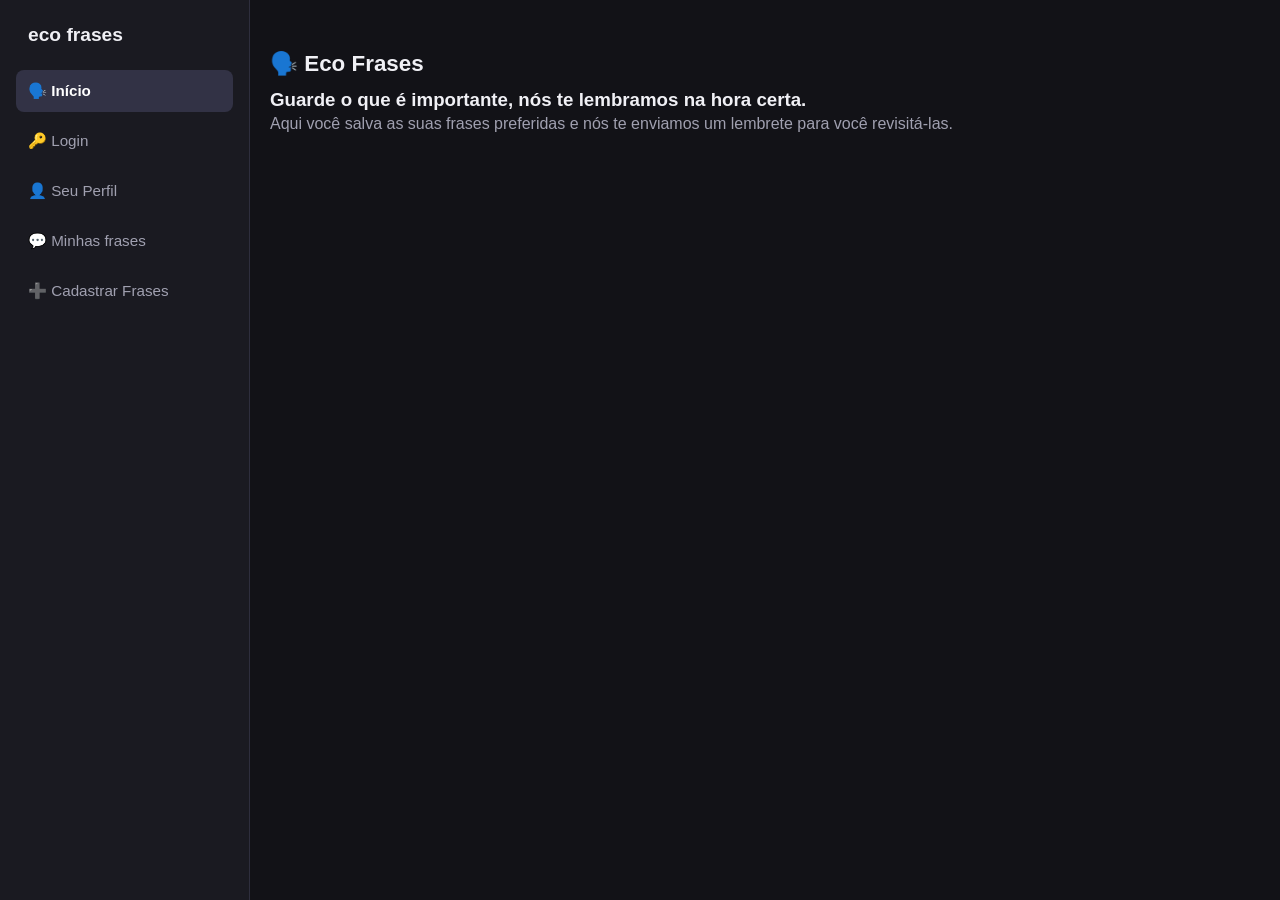
<file: Projetos/eco/eco-phrase-front/html/index.html>
<!DOCTYPE html>
<html lang="pt-BR">

<head>
    <meta charset="UTF-8">
    <meta name="viewport" content="width=device-width, initial-scale=1.0">

    <title>eco</title>

    <link rel="stylesheet" href="../css/style.css">
</head>

<body>

    <div class="app-container">

        <!-- Sidebar -->
        <aside class="sidebar">

            <div class="sidebar-header">
                eco frases
            </div>

            <nav>
                <ul class="nav-list">
                    <li>
                        <a href="index.html" class="nav-link active">
                            🗣️ Início
                        </a>
                    </li>

                    <li>
                        <a href="login.html" class="nav-link">
                            🔑 Login
                        </a>
                    </li>

                    <li>
                        <a href="perfil.html" class="nav-link">
                            👤 Seu Perfil
                        </a>
                    </li>

                    <li>
                        <a href="minhas-frases.html" class="nav-link">
                            💬 Minhas frases
                        </a>
                    </li>

                    <li>
                        <a href="cadastrar-frase.html" class="nav-link">
                            ➕ Cadastrar Frases
                        </a>
                    </li>
                </ul>
            </nav>

        </aside>

        <!-- Conteúdo Principal -->
        <main class="main-content">

            <h2>🗣️ Eco Frases</h2>

            <h3>
                Guarde o que é importante, nós te lembramos na hora certa.
            </h3>

            <p>
                Aqui você salva as suas frases preferidas e nós te enviamos
                um lembrete para você revisitá-las.
            </p>

            <!-- Frases para revisão -->
            <section id="review-section" class="review-section" style="display: none;">

                <h3>Frases prontas para revisão</h3>
                <br>

                <div id="phrases-container">
                    <!-- As frases serão inseridas pelo JavaScript -->
                </div>

            </section>

        </main>

    </div>

    <script src="../js/config.js"></script>
    <script src="../js/frases.js"></script>
    <script src="../js/index.js"></script>

</body>

</html>
</file>
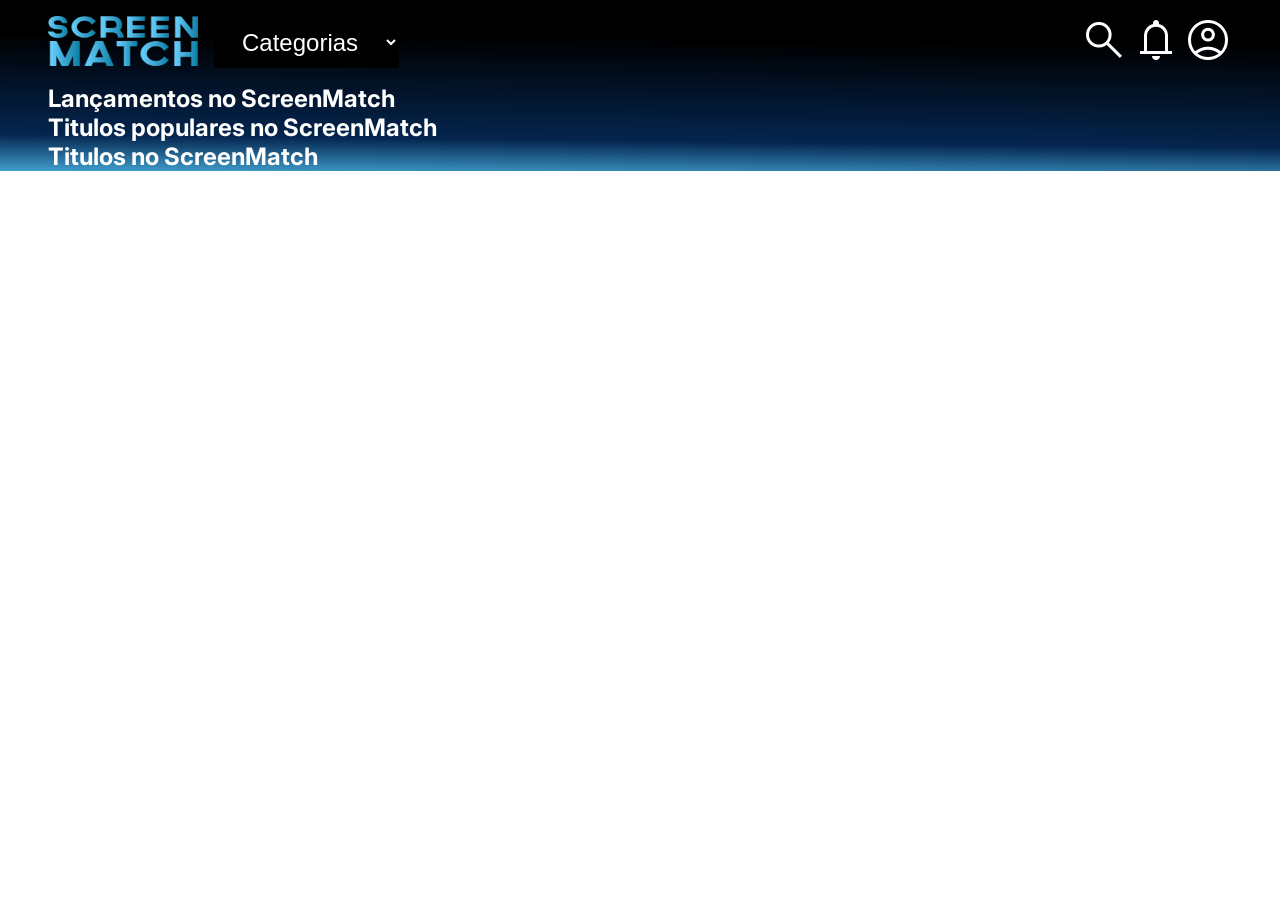
<file: Estudos/Alura/2.formacao-java-web/3.1.java-criando-primeira-api-conectando-front/java-web-front-main/index.html>
<!DOCTYPE html>
<html lang="pt-br">

<head>
    <meta charset="UTF-8">
    <meta name="viewport" content="width=device-width, initial-scale=1.0">
    <link rel="stylesheet"
        href="https://fonts.googleapis.com/css2?family=Material+Symbols+Outlined:opsz,wght,FILL,GRAD@48,400,0,0" />
    <link rel="preconnect" href="https://fonts.googleapis.com">
    <link rel="preconnect" href="https://fonts.gstatic.com" crossorigin>
    <link href="https://fonts.googleapis.com/css2?family=Inter:wght@400;700&display=swap" rel="stylesheet">
    <link rel="stylesheet" href="styles.css">
    <link rel="stylesheet" href="css/home.css">
    <title>Screenmatch</title>
</head>

<body>
    <header class="cabecalho">
        <div class="cabecalho__logo">
            <img src="./img/logo.png" alt="Logo ScreenMatch">
            <h1>Screen match</h1>
            <select data-categorias>
                <option value="todos">Categorias</option>
                <option value="comédia">Comédia</option>
                <option value="ação">Ação</option>
                <option value="crime">Crime</option>
                <option value="drama">Drama</option>
                <option value="aventura">Aventura</option>
            </select>
        </div>

        <div class="cabecalho__opcoes">
            <span class="material-symbols-outlined">
                search
            </span>

            <span class="material-symbols-outlined">
                notifications
            </span>

            <span class="material-symbols-outlined">
                account_circle
            </span>
        </div>
    </header>

    <main>
        <section data-name="lancamentos" class="section">
            <h2>
                Lançamentos no ScreenMatch
            </h2>


        </section>

        <section data-name="top5" class="section">
            <h2>
                Titulos populares no ScreenMatch
            </h2>

        </section>

        <section data-name="series" class="section">
            <h2>
                Titulos no ScreenMatch
            </h2>
        </section>

        <section data-name="categoria" class="hidden pesquisa">
            <h2>Titulos no ScreenMatch</h2>
        </section>
    </main>
    <script src="./scripts/index.js" type="module"></script>
</body>

</html>
</file>
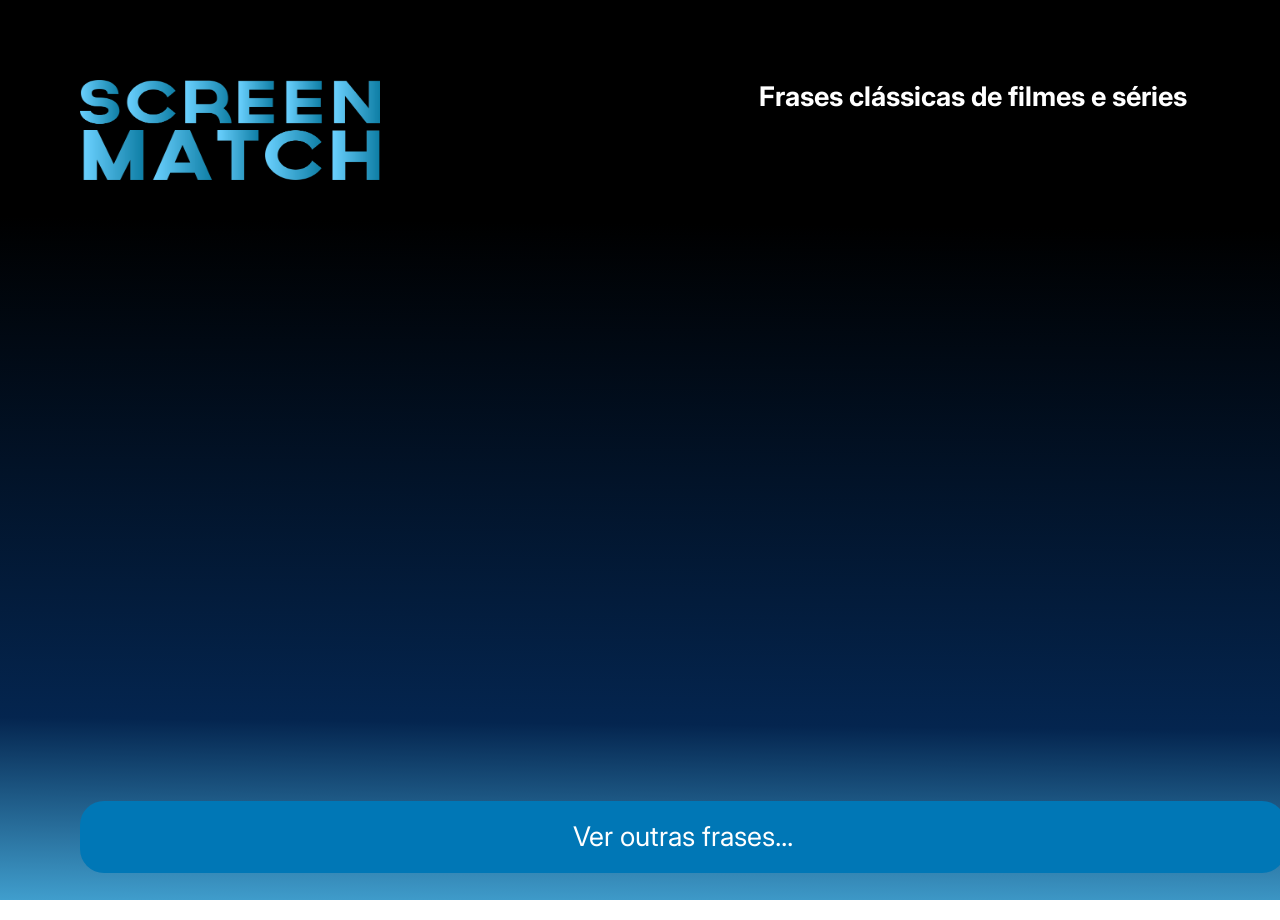
<file: Estudos/Alura/2.formacao-java-web/3.1.java-criando-primeira-api-conectando-front/java-desafio-front-main/3356-java-desafio-front-main/index.html>
<!DOCTYPE html>
<html lang="pt-br">
<head>
  <meta charset="UTF-8">
  <meta name="viewport" content="width=device-width, initial-scale=1.0">
  <link rel="stylesheet" href="https://fonts.googleapis.com/css2?family=Material+Symbols+Outlined:opsz,wght,FILL,GRAD@48,400,0,0" />
  <link rel="preconnect" href="https://fonts.googleapis.com">
  <link rel="preconnect" href="https://fonts.gstatic.com" crossorigin>
  <link href="https://fonts.googleapis.com/css2?family=Inter:wght@400;700&display=swap" rel="stylesheet">
  <link rel="stylesheet" href="style.css">
  <title>ScreenMatch - Frases famosas de séries</title>
</head>
<body>
  <header class="cabecalho">
    <div class="cabecalho__logo">
      <img src="./img/logo.png" alt="Logo ScreenMatch">
    </div>  
    <div class="cabecalho__opcoes">
      <h1>Frases clássicas de filmes e séries</h1>
  </header>
  <main class="ficha">
      <h1 class="title">Frases imperdíveis de séries...</h1>
      <div class="ficha-descricao" id="ficha-descricao">
        <!-- As informações serão inseridas aqui -->        
      </div>
      <div class="btn-sortear">Ver outras frases...</div>
  </main>
  <script src="./scripts/index.js" type="module"></script>  
</body>
</html>
</file>
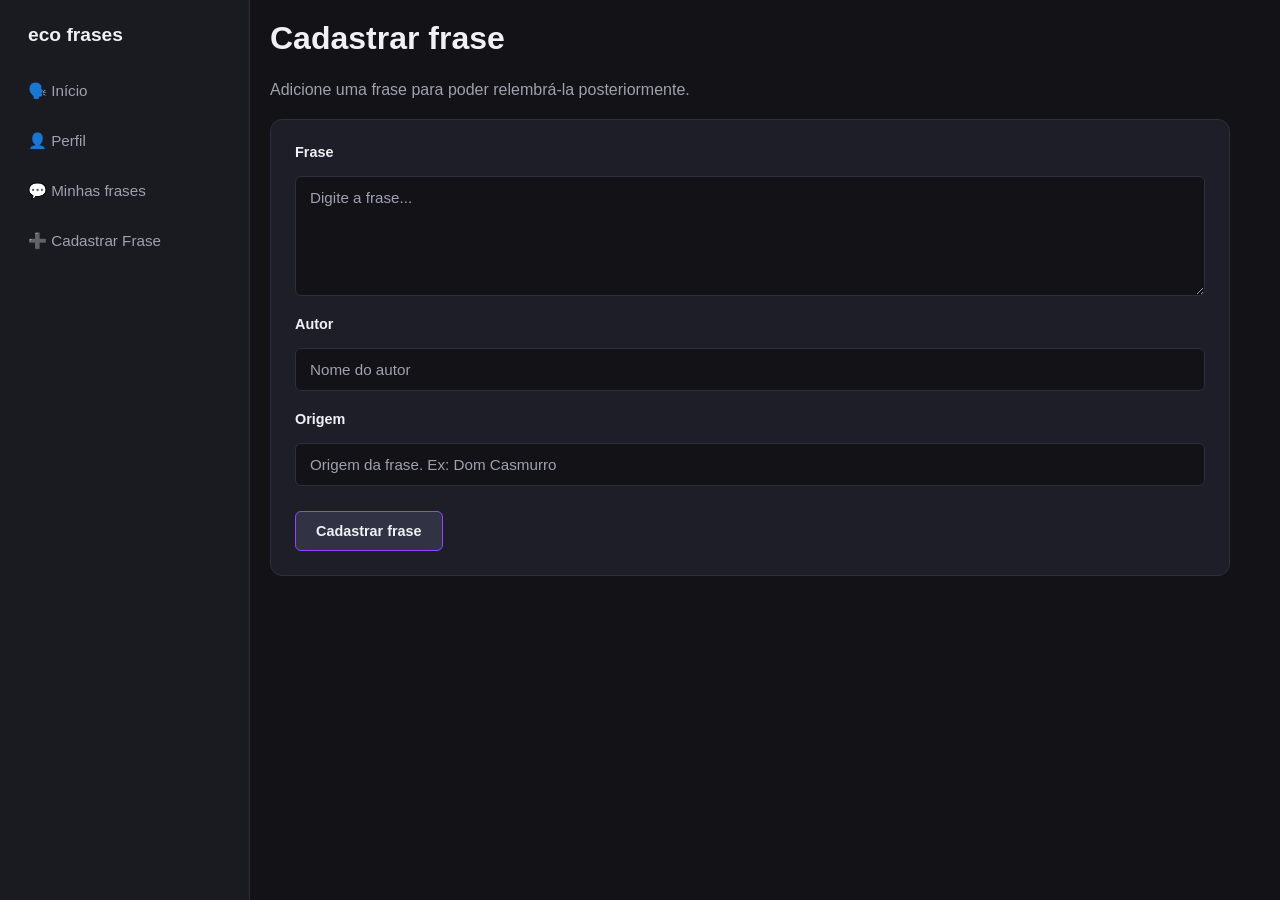
<file: Projetos/eco/eco-phrase-front/html/cadastrar-frase.html>
<!DOCTYPE html>
<html lang="pt-BR">

<head>
    <meta charset="UTF-8">
    <meta name="viewport" content="width=device-width, initial-scale=1.0">

    <title>Cadastrar frase</title>

    <link rel="stylesheet" href="../css/style.css">
</head>

<body>

<div class="app-container">

    <aside class="sidebar">

        <div class="sidebar-header">
            eco frases
        </div>

        <nav>
            <ul class="nav-list">

                <li>
                    <a href="index.html" class="nav-link">
                        🗣️ Início
                    </a>
                </li>

                <li>
                    <a href="perfil.html" class="nav-link">
                        👤 Perfil
                    </a>
                </li>

                <li>
                    <a href="minhas-frases.html" class="nav-link">
                        💬 Minhas frases
                    </a>
                </li>

                <li>
                    <a href="cadastrar-frase.html" class="nav-link">
                        ➕ Cadastrar Frase
                    </a>
                </li>

            </ul>
        </nav>

    </aside>


    <main class="main-content">

        <h1>Cadastrar frase</h1>

        <p>
            Adicione uma frase para poder relembrá-la posteriormente.
        </p>


        <div class="card-phrase">

            <form id="phrase-form">

                <div class="form-group">

                    <label for="text">
                        Frase
                    </label>

                    <textarea
                        id="text"
                        name="text"
                        rows="5"
                        placeholder="Digite a frase..."
                        required
                    ></textarea>

                </div>


                <div class="form-group">

                    <label for="author">
                        Autor
                    </label>

                    <input
                        type="text"
                        id="author"
                        name="author"
                        placeholder="Nome do autor"
                        required
                    >

                </div>


                <div class="form-group">

                    <label for="origin">
                        Origem
                    </label>

                    <input
                        type="text"
                        id="origin"
                        name="origin"
                        placeholder="Origem da frase. Ex: Dom Casmurro"
                    >

                </div>


                <button
                    type="submit"
                    class="btn-interval btn-submit"
                >
                    Cadastrar frase
                </button>

            </form>

        </div>


        <div
            id="success-message"
            class="alert-banner"
            style="display: none;"
        >
            Frase cadastrada com sucesso!
        </div>


        <div
            id="error-message"
            class="alert-banner"
            style="display: none;"
        >
            Não foi possível cadastrar a frase.
        </div>

    </main>

</div>


<script src="../js/config.js"></script>
<script src="../js/cadastrar-frase.js"></script>

</body>

</html>
</file>
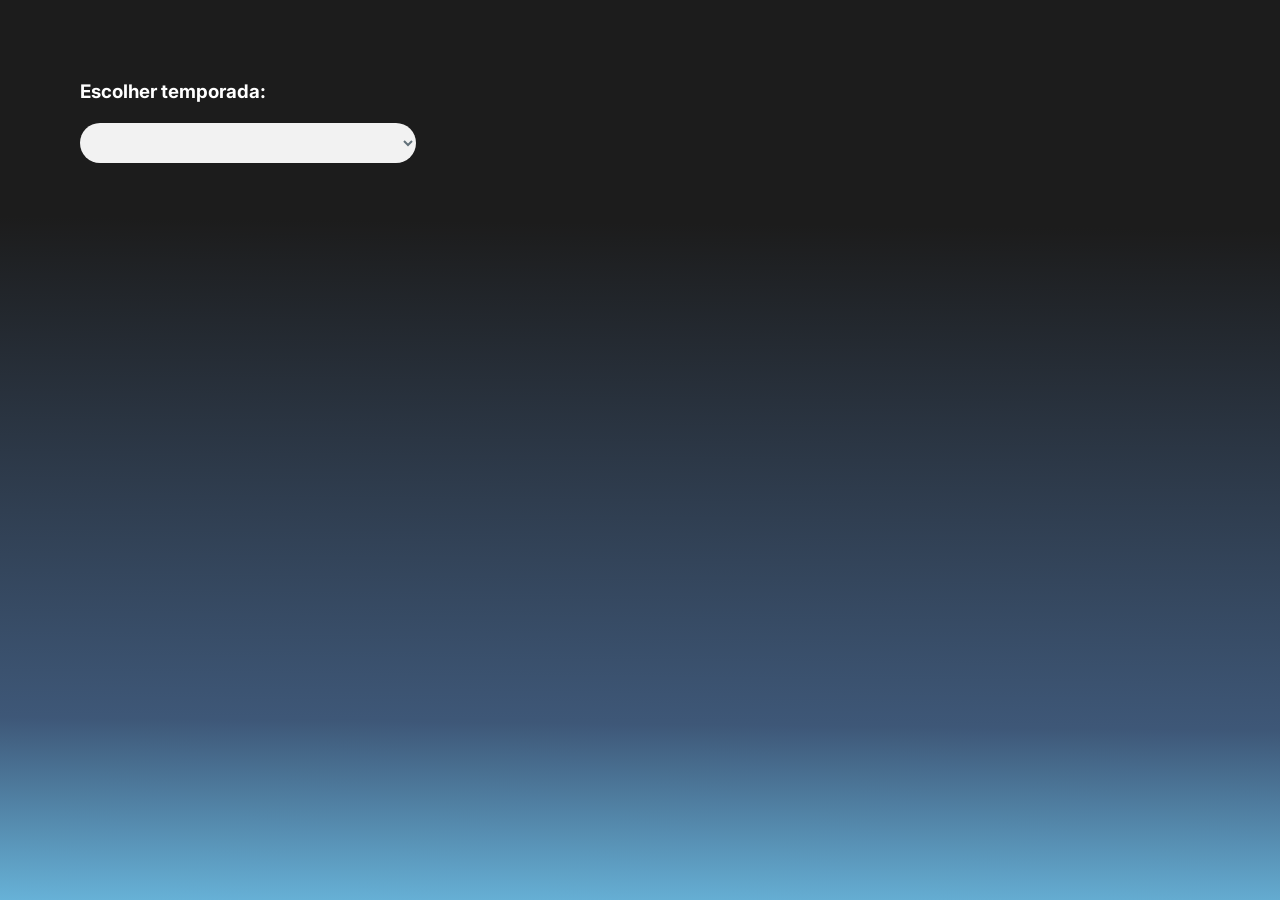
<file: Estudos/Alura/2.formacao-java-web/3.1.java-criando-primeira-api-conectando-front/java-web-front-main/detalhes.html>
<!DOCTYPE html>
<html lang="pt-br">

<head>
    <meta charset="UTF-8">
    <meta name="viewport" content="width=device-width, initial-scale=1.0">
    <link rel="stylesheet"
        href="https://fonts.googleapis.com/css2?family=Material+Symbols+Outlined:opsz,wght,FILL,GRAD@48,400,0,0" />
    <link rel="preconnect" href="https://fonts.googleapis.com">
    <link rel="preconnect" href="https://fonts.gstatic.com" crossorigin>
    <link href="https://fonts.googleapis.com/css2?family=Inter:wght@400;700&display=swap" rel="stylesheet">
    <link rel="stylesheet" href="styles.css">
    <link rel="stylesheet" href="css/detalhes.css">

    <title>Screenmatch</title>
</head>

<body>
    <main class="ficha">
        <div class="ficha-descricao" id="ficha-descricao">
            <!-- As informações serão inseridas aqui -->



        </div>

        <div class="ficha-temporada">
            <h3>Escolher temporada:</h3>
            <br>
            <select id="temporadas-select" class="dropdown-select">
                <!-- As opções serão adicionadas aqui -->
            </select>
        </div>
        <br>
        <div class="episodios" id="temporadas-episodios">
            <!-- As informações serão inseridas aqui -->
        </div>


    </main>

    <script src="./scripts/series.js" type="module"></script>
</body>

</html>
</file>
<file: Projetos/eco/eco-phrase-front/css/style.css>
/* css/style.css */

:root {
    --bg-dark: #121217;
    --sidebar-bg: #1a1a21;
    --sidebar-hover: #262633;
    --sidebar-active: #323245;
    --card-bg: #1e1e28;
    --text-primary: #f0f0f5;
    --text-secondary: #a0a0b0;
    --accent-purple: #9146ff;
    --accent-purple-hover: #772ce8;
    --banner-bg: #323318;
    --banner-border: #4d4f20;
    --banner-text: #e1e378;
    --border-color: #2e2e3d;
}

* {
    margin: 0;
    padding: 0;
    box-sizing: border-box;
    font-family: 'Segoe UI', Tahoma, Geneva, Verdana, sans-serif;
}

body {
    background-color: var(--bg-dark);
    color: var(--text-primary);
    display: flex;
    min-height: 100vh;
}

/* Layout Principal */
.app-container {
    display: flex;
    width: 100%;
}

/* Menu Lateral */
.sidebar {
    width: 250px;
    background-color: var(--sidebar-bg);
    border-right: 1px solid var(--border-color);
    padding: 24px 16px;
    display: flex;
    flex-direction: column;
    gap: 24px;

    position: fixed;
    left: 0;
    top: 0;
    height: 100vh;
}

.sidebar-header {
    font-size: 1.2rem;
    font-weight: bold;
    padding: 0 12px;
    color: var(--text-primary);
}

.nav-list {
    list-style: none;
    display: flex;
    flex-direction: column;
    gap: 8px;
}

.nav-link {
    display: flex;
    align-items: center;
    gap: 12px;
    padding: 12px;
    color: var(--text-secondary);
    text-decoration: none;
    border-radius: 8px;
    font-size: 0.95rem;
    transition: background 0.2s, color 0.2s;
}

.nav-link:hover {
    background-color: var(--sidebar-hover);
    color: var(--text-primary);
}

.nav-link.active {
    background-color: var(--sidebar-active);
    color: #ffffff;
    font-weight: 600;
}

/* Área de Conteúdo */
.main-content {
    margin-left: 250px;
    flex: 1;
    padding: 20px;
    max-width: 1000px;
}

/* Elementos de Interface */
h1 {
    font-size: 2rem;
    margin-bottom: 20px;
}

h2 {
    font-size: 1.4rem;
    margin-top: 30px;
    margin-bottom: 12px;
}

p {
    color: var(--text-secondary);
    line-height: 1.6;
    margin-bottom: 16px;
}

/* Alerta estilo Banner da Imagem */
.alert-banner {
    background-color: var(--banner-bg);
    border: 1px solid var(--banner-border);
    color: var(--banner-text);
    padding: 16px 20px;
    border-radius: 8px;
    margin-bottom: 24px;
    font-size: 0.95rem;
}

/* Cards e Formulários */
.card {
    background-color: var(--card-bg);
    border: 1px solid var(--border-color);
    border-radius: 12px;
    padding: 24px;
    margin-bottom: 20px;
}

.card-login {
    background-color: var(--card-bg);
    border: 1px solid var(--border-color);
    border-radius: 12px;
    padding: 24px;
    margin-bottom: 20px;
}

.form-group {
    display: flex;
    flex-direction: column;
    gap: 8px;
    margin-bottom: 20px;
}

label {
    font-size: 0.9rem;
    color: var(--text-secondary);
}

input {
    background-color: var(--bg-dark);
    border: 1px solid var(--border-color);
    padding: 12px 16px;
    border-radius: 6px;
    color: var(--text-primary);
    outline: none;
    font-size: 1rem;
}

input:focus {
    border-color: var(--accent-purple);
}

.btn-primary {
    background-color: var(--accent-purple);
    color: #ffffff;
    border: none;
    padding: 12px 20px;
    border-radius: 6px;
    font-weight: 600;
    cursor: pointer;
    font-size: 1rem;
    transition: background 0.2s;
    width: 85%;
    
    /* Regras adicionadas para centralizar o logo e o texto */
    display: inline-flex;
    align-items: center;     /* Centraliza verticalmente */
    justify-content: center;/* Centraliza horizontalmente */
    gap: 10px;               /* Espaço entre a imagem e o texto */
    text-decoration: none;   /* Garante que o link não fique sublinhado */
}

.btn-primary-login {
    background-color: var(--card-bg);
    color: #ffffff;
    border: none;
    padding: 12px 20px;
    border-radius: 6px;
    font-weight: 600;
    cursor: pointer;
    font-size: 1rem;
    transition: background 0.2s;
    width: 90%;
    
    /* Regras adicionadas para centralizar o logo e o texto */
    display: inline-flex;
    align-items: center;     /* Centraliza verticalmente */
    justify-content: center;/* Centraliza horizontalmente */
    gap: 10px;               /* Espaço entre a imagem e o texto */
    text-decoration: none;   /* Garante que o link não fique sublinhado */
}


.btn-primary:hover {
    background-color: var(--accent-purple-hover);
}

.btn-primary-login:hover {
    background-color: var(--sidebar-active);
}

/*********************************** Perfil ***********************************/
.profile-header {
    display: flex;
    align-items: center;
    gap: 20px;
    margin-bottom: 24px;
}

.profile-avatar {
    width: 80px;
    height: 80px;
    border-radius: 50%;
    background-color: var(--accent-purple);
    display: flex;
    align-items: center;
    justify-content: center;
    font-size: 2rem;
    font-weight: bold;
}


/*********************************** Frase Card ***********************************/


.card-phrase {
    background-color: var(--card-bg);
    border: 1px solid var(--border-color);
    border-radius: 12px;
    padding: 24px;
    margin-bottom: 20px;
}

.phrase-text {
    font-size: 1.2rem;
    line-height: 1.6;
    color: var(--text-primary);
    margin-bottom: 16px;
}

.phrase-author {
    font-size: 0.95rem;
    color: var(--text-secondary);
    margin-bottom: 4px;
}

.phrase-origin {
    font-size: 0.85rem;
    color: var(--text-secondary);
    margin-bottom: 24px;
}

.phrase-actions {
    display: flex;
    justify-content: space-between;
    align-items: flex-end;
}

.phrase-label {
    display: block;
    color: var(--text-secondary);
    font-size: 0.85rem;
}

.interval-buttons {
    display: flex;
    gap: 10px;
}

.btn-interval {
    background-color: var(--bg-dark);
    color: var(--text-primary);
    border: 1px solid var(--border-color);
    padding: 9px 16px;
    border-radius: 6px;
    font-size: 0.9rem;
    font-weight: 600;
    cursor: pointer;
    transition: background 0.2s, border-color 0.2s;
}

.btn-interval:hover {
    background-color: var(--sidebar-active);
    border-color: var(--accent-purple);
}

.review-left {
    display: flex;
    flex-direction: column;
    gap: 15px;
}

.next-review-date {
    padding: 10px 16px;
    border: 1px solid rgba(230, 126, 34, 0.35);
    border-radius: 6px;

    color: #e0a15a;
    background-color: rgba(230, 126, 34, 0.08);

    font-size: 12px;
    font-weight: 600;
}

.next-label {
    display: block;
    color: #e0a15a;
    font-size: 0.85rem;
    margin-bottom: 10px;
    font-size: 10px;
}


/**************************** Formulário ****************************/

.form-group {
    margin-bottom: 20px;
}

.form-group label {
    display: block;
    color: var(--text-primary);
    font-size: 0.9rem;
    font-weight: 600;
    margin-bottom: 8px;
}

.form-group input,
.form-group textarea {
    width: 100%;
    box-sizing: border-box;

    background-color: var(--bg-dark);
    color: var(--text-primary);

    border: 1px solid var(--border-color);
    border-radius: 6px;

    padding: 12px 14px;

    font-family: inherit;
    font-size: 0.95rem;

    outline: none;

    transition: border-color 0.2s;
}

.form-group textarea {
    resize: vertical;
    min-height: 120px;
}

.form-group input:focus,
.form-group textarea:focus {
    border-color: var(--accent-purple);
}

.form-group input::placeholder,
.form-group textarea::placeholder {
    color: var(--text-secondary);
}

.btn-submit {
    margin-top: 5px;

    background-color: var(--sidebar-active);
    border-color: var(--accent-purple);

    padding: 11px 20px;
}

.btn-submit:hover {
    background-color: var(--accent-purple);
}


/**************************** LIXEIRA ****************************/

.phrase-header {
    display: flex;
    justify-content: space-between;
    align-items: flex-start;
    gap: 20px;
}

.phrase-header .phrase-text {
    flex: 1;
}

.btn-delete {
    background: transparent;
    border: none;
    color: var(--text-secondary);

    width: 36px;
    height: 36px;

    border-radius: 6px;

    cursor: pointer;

    display: flex;
    align-items: center;
    justify-content: center;

    transition: all 0.2s ease;
}

.btn-delete:hover {
    background-color: #dc3545;
    color: white;
}


/**************************** POP-UP ****************************/

.delete-modal {
    display: none;

    position: fixed;

    top: 0;
    left: 0;

    width: 100%;
    height: 100%;

    background-color: rgba(0, 0, 0, 0.6);

    align-items: center;
    justify-content: center;

    z-index: 1000;
}

.delete-modal.active {
    display: flex;
}

.delete-modal-content {
    background-color: var(--card-bg);

    border: 1px solid var(--border-color);

    border-radius: 12px;

    padding: 28px;

    width: 90%;
    max-width: 420px;

    box-shadow: 0 10px 30px rgba(0, 0, 0, 0.3);
}

.delete-modal-content h2 {
    margin-top: 0;

    color: var(--text-primary);
}

.delete-modal-content p {
    color: var(--text-secondary);

    line-height: 1.5;

    margin-bottom: 25px;
}

.delete-modal-actions {
    display: flex;

    justify-content: flex-end;

    gap: 10px;
}

.btn-cancel-delete,
.btn-confirm-delete {
    padding: 9px 18px;

    border-radius: 6px;

    font-size: 0.9rem;

    font-weight: 600;

    cursor: pointer;
}

.btn-cancel-delete {
    background-color: var(--bg-dark);

    color: var(--text-primary);

    border: 1px solid var(--border-color);
}

.btn-confirm-delete {
    background-color: #dc3545;

    color: white;

    border: 1px solid #dc3545;
}

.btn-confirm-delete:hover {
    background-color: #bb2d3b;

    border-color: #bb2d3b;
}
</file>
<file: Estudos/Alura/2.formacao-java-web/3.1.java-criando-primeira-api-conectando-front/java-web-front-main/styles.css>
* {
    margin: 0;
    padding: 0;
    box-sizing: border-box;
}

body {
    font-family: 'Inter', sans-serif;
    color: white;
}

.dropdown-select {
    width: 30%;
    margin: 0;
    padding: 6px 8px 6px 10px;
    height: 40px; 
    line-height: 20px; 
    font-size: 16px;
    color: #62717a;
    text-shadow: 0 1px white;
    background: #f2f2f2;
  }
</file>
<file: Estudos/Alura/2.formacao-java-web/3.1.java-criando-primeira-api-conectando-front/java-web-front-main/css/home.css>
body {
    background: linear-gradient(180.61deg,
            #000000 25.16%,
            #04254f 80%,
            #409ecd 100%);
    background-repeat: no-repeat;
    background-size: cover;


}

h1 {
    display: none;
}

.hidden {
    display: none;
}

select,
option {
    background-color: black;
    color: white;
    font-size: 24px;
    padding: 0 1em;
}

select {
    border: none;
    outline: none;
}


h2 {
    color: white;
}

main {
    padding: 0 3em;
}

.cabecalho {
    display: flex;
    justify-content: space-between;
    padding: 1em 3em;
}

.cabecalho__logo {
    display: flex;
    gap: 1em;
}

.cabecalho__logo img {
    width: 150px;
    height: 50px;
}

.material-symbols-outlined {
    color: white;
    font-size: 48px
}

.lista {
    list-style-type: none;
    margin: 1em 0;
    display: grid;
    grid-template-columns: repeat(auto-fit, minmax(300px, 1fr));

    gap: 1em;
}

.lista li img {
    width: 300px;
    height: 444px;
}

.pesquisa {

    min-height: 100vh;
}

@media screen and (max-width: 1600px) {
    .lista {
        overflow: hidden;
        overflow-x: scroll;
    }


}
</file>
<file: Estudos/Alura/2.formacao-java-web/3.1.java-criando-primeira-api-conectando-front/java-desafio-front-main/3356-java-desafio-front-main/style.css>
* {
  margin: 0;
  padding: 0;
}

body {
  background: linear-gradient(180.61deg,
          #000000 25.16%,
          #04254f 80%,
          #409ecd 100%);
  background-repeat: no-repeat;
  background-size: cover;
  padding: 5em;
  height: 100vh;
  min-height: 100vh;
  font-family: 'Inter', sans-serif;
  color: white;
  box-sizing: border-box;
}

main {
  align-items: center;
  height: 100%;
  width: 150vh;
}

.cabecalho {
  display: flex;
  justify-content: space-between;
}

.cabecalho__logo {
  display: flex;
  gap: 1em;
}

.cabecalho__opcoes {
  font-size: 1.5vh;
  display: flex;
  gap: 1em;
  padding: 0 1em;
}

.cabecalho__logo img {
  width: 300px;
  height: 100px;
}

.ficha img {
  gap: 1em;
  margin: 0 3em 2em 0;
}

.ficha-descricao {
  display: flex;
}

.ficha-descricao div {
  display: flex;
  flex-direction: column;
  gap: 3em;
}

.text{
  text-align: center;
  color:  #000000 25.16%;
  font-size: 2.5vh;
  margin: 3vh 2vh;
}

.title{
  text-align: center;
  color: #00000080;
  font-size: 3vh;
}

h2 {
  font-size: 48px;
}

p {
  font-size: 22px;
}

.btn-sortear{
  border-radius: 24px;
  border: none;
  outline: none;
  width: 10%;
  font-size: 24px;
  padding: 0 1em;
  margin-bottom: 1em;
  background-color: #0077b6;
  bottom: 0;
  color: white;
  cursor: pointer;
  font-size: 3vh;
  line-height: 8vh;
  position: absolute;
  text-align: center;
  transition: .3s;
  width: 90%;
}

@media screen and (max-width: 900px) {

  .ficha-descricao {
      display: block;
  }
}
</file>
<file: Estudos/Alura/2.formacao-java-web/3.1.java-criando-primeira-api-conectando-front/java-web-front-main/css/detalhes.css>
body {
    background-size: cover;
    background-image: linear-gradient(180.61deg,
            #000000e3 25.16%,
            #04254fc4 80%,
            #409ecdcb 100%);
    padding: 5em;
    height: 100%;
    min-height: 100vh;
    /* Defina a altura como 100vh para ocupar toda a tela */
}


.ficha img {
    margin: 0 3em 2em 0;
}

.ficha-descricao {
    display: flex;
}

.ficha-descricao div {
    display: flex;
    flex-direction: column;
    gap: 3em;
}

.episodios-lista {
    height: 25vh;
    display: flex;
    flex-direction: column;
    gap: 1em;
    flex-wrap: wrap;
    list-style-type: none;
}

h2 {
    font-size: 48px;
}

p {
    font-size: 22px;
}

select,
option {
    font-size: 24px;
    padding: 0 1em;
    margin-bottom: 1em;
}

select {
    border-radius: 24px;
    border: none;
    outline: none;
    width: 10%;
}

@media screen and (max-width: 900px) {

    .ficha-descricao,
    .episodios-lista {
        display: block;
    }
}
</file>
